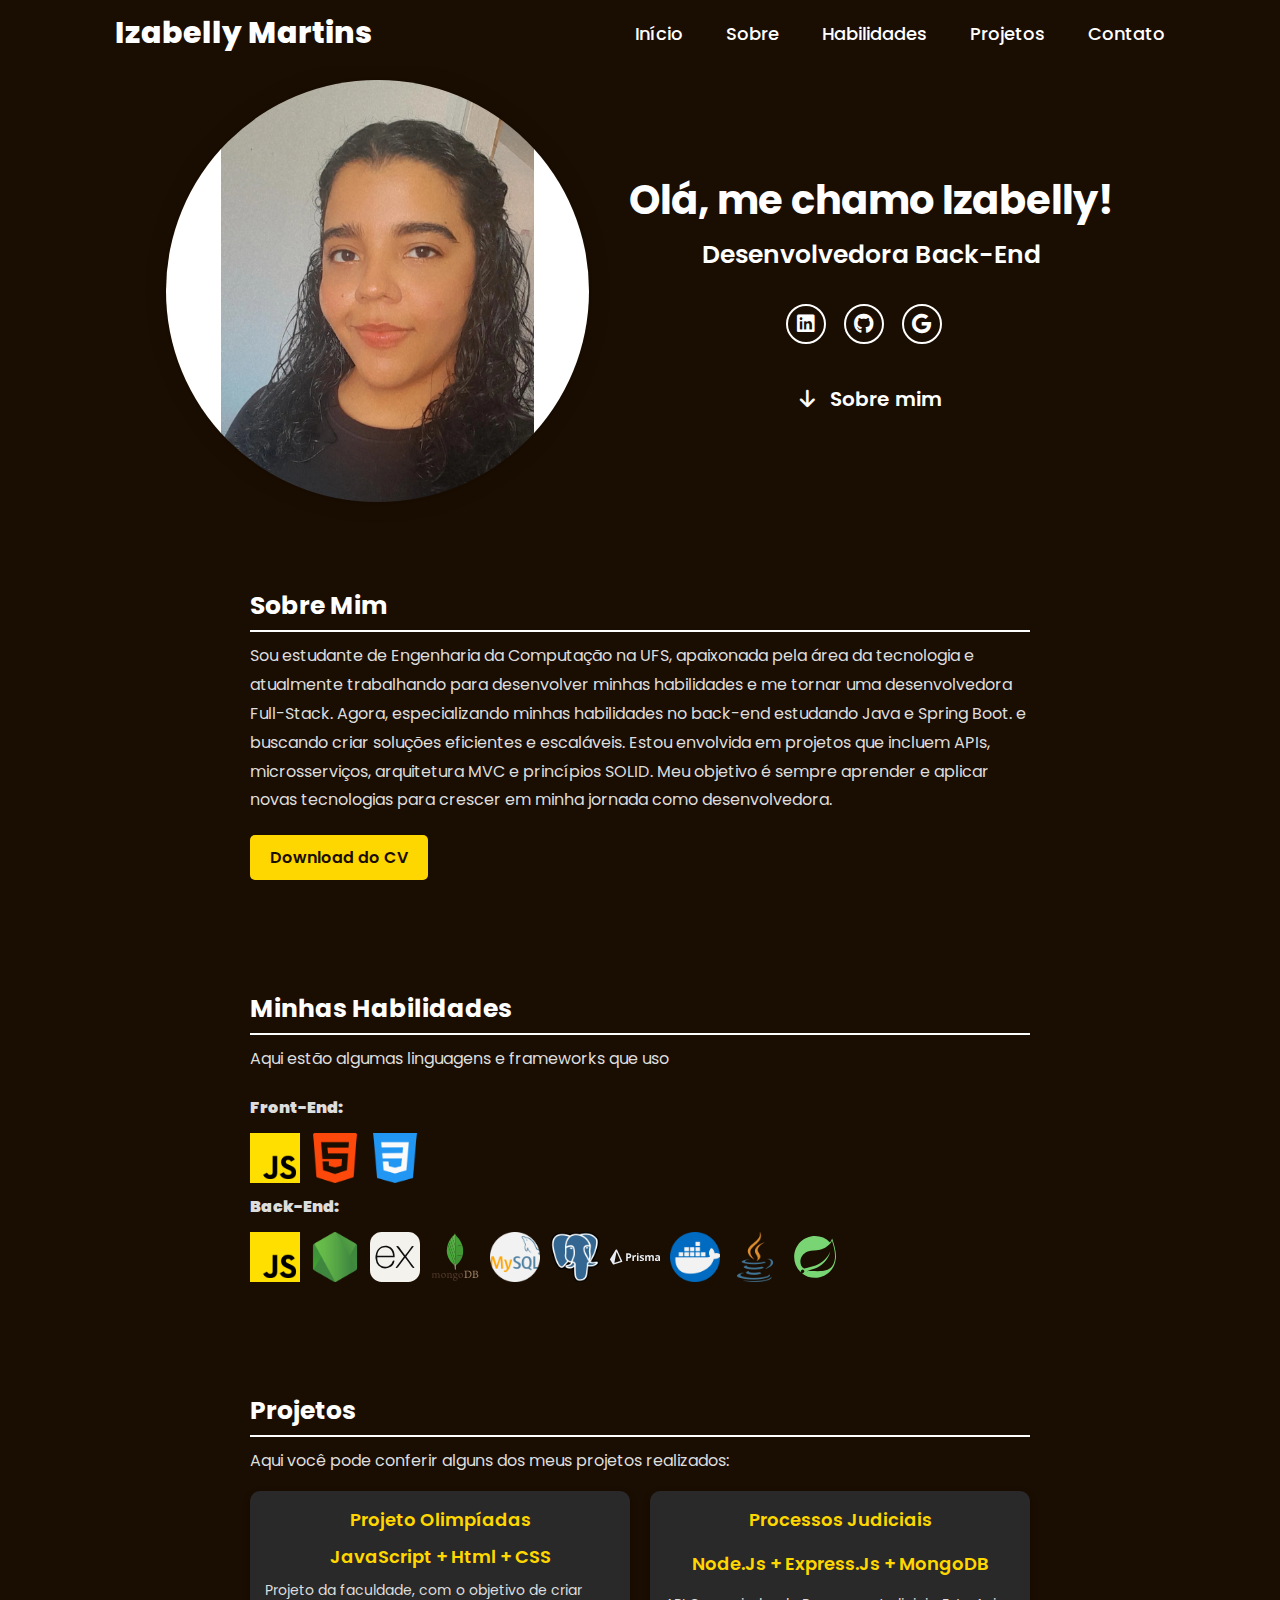
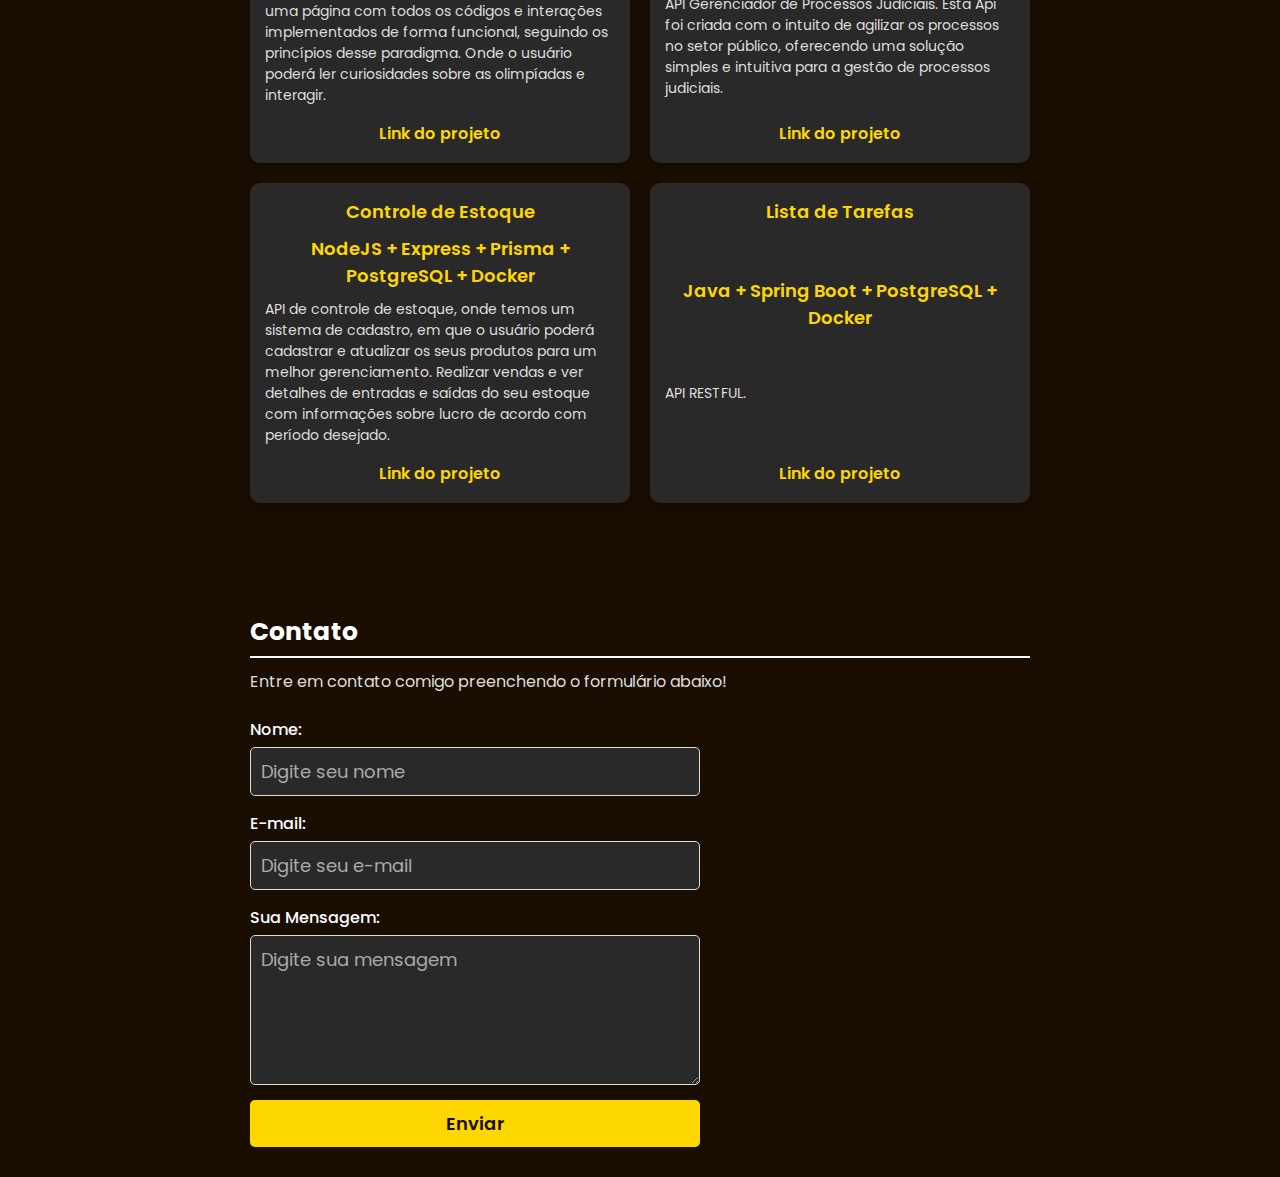
<file: index.html>
<!DOCTYPE html>
<html lang="pt-BR">
<head>
    <meta charset="UTF-8">
    <meta name="viewport" content="width=device-width, initial-scale=1.0">
    <title>Izabelly Martins</title>
    <link rel="stylesheet" href="css/styles.css">
    <link rel="stylesheet" href="https://cdnjs.cloudflare.com/ajax/libs/font-awesome/6.5.2/css/all.min.css">
</head>
<body>
    <header>
        <a href="#pagina-inicial" class="logo">Izabelly Martins</a>

        <nav>
            <a href="#pagina-inicial" class="">Início</a>
            <a href="#sobre" class="">Sobre</a>
            <a href="#habilidades" class="">Habilidades</a>
            <a href="#projetos" class="">Projetos</a>
            <a href="#contato" class="">Contato</a>
        </nav>
    </header>

    <div class="inicio" id="pagina-inicial">
        <div class="inicio-img">
            <img src="assets/foto-portifolio.jpg" alt="Izabelly Martins">
        </div>
        <div class="inicio-conteudo">
            <h1>Olá, me chamo <span>Izabelly!</span></h1>
            <h3>Desenvolvedora Back-End</h3>
            <div class="iconessociais">
                <a href="https://www.linkedin.com/in/izabellymartins/" target="_blank"><i class="fa-brands fa-linkedin"></i></a>
                <a href="https://github.com/IzabellyMartins" target="_blank"><i class="fa-brands fa-github"></i></a>
                <a href="mailto:izabellymartins820@gmail.com"><i class="fa-brands fa-google"></i></a>
            </div>
            <a href="#sobre" class="scroll-down"><i class="fas fa-arrow-down"></i> Sobre mim</a>
        </div>
        
    </div>
    <div id="sobre" class="sobre">
        <div class="sobre-box">
            <h2>Sobre Mim</h2>
            <p>
                Sou estudante de Engenharia da Computação na UFS, apaixonada pela área da tecnologia e
                atualmente trabalhando para desenvolver minhas habilidades e me tornar uma desenvolvedora
                Full-Stack. Agora, especializando minhas habilidades no back-end estudando Java e Spring Boot.
                e buscando criar soluções eficientes e escaláveis. Estou envolvida em projetos que incluem APIs,
                microsserviços, arquitetura MVC e princípios SOLID. 
                Meu objetivo é sempre aprender e aplicar novas tecnologias
                para crescer em minha jornada como desenvolvedora.
            </p>
            <a href="assets/curriculo-izabelly-g.pdf" download="Izabelly_Martins_CV" class="btn-baixar-cv">Download do CV</a>
        </div>
    </div>
    <div id="habilidades" class="habilidades">
        <div class="habilidades-box">
            <h2>Minhas Habilidades</h2>
            <p class="descricao">Aqui estão algumas linguagens e frameworks que uso</p>
            
            <div class="habilidade-secao">
                <p class="habilidade-titulo"><strong>Front-End:</strong></p>
                <div class="habilidade-icones">
                    <img src="assets/js.png" class="habilidade-icone" alt="JavaScript">
                    <img src="assets/html.png" class="habilidade-icone" alt="HTML">
                    <img src="assets/css.png" class="habilidade-icone" alt="CSS">
                </div>
            </div>
            
            <div class="habilidade-secao">
                <p class="habilidade-titulo"><strong>Back-End:</strong></p>
                <div class="habilidade-icones">
                    <img src="assets/js.png" class="habilidade-icone" alt="JavaScript">
                    <img src="assets/node-js.png" class="habilidade-icone" alt="NodeJs">
                    <img src="assets/express.svg" class="habilidade-icone" alt="ExpressJs">
                    <img src="assets/mongodb.svg" class="habilidade-icone" alt="Mongodb">
                    <img src="assets/mysql.png" class="habilidade-icone" alt="MySql">
                    <img src="assets/postgre.png" class="habilidade-icone" alt="Postgres">
                    <img src="assets/prisma.svg" class="habilidade-icone" alt="Prisma">
                    <img src="assets/docker.png" class="habilidade-icone" alt="Docker">
                    <img src="assets/java.png" class="habilidade-icone" alt="Java">
                    <img src="assets/spring-boot.svg" class="habilidade-icone" alt="SpringBoot">
                </div>
                
            </div>
        </div>
    </div>
    <div id="projetos" class="projetos">
        <div class="projetos-box">
            <h2>Projetos</h2>
            <p>Aqui você pode conferir alguns dos meus projetos realizados:</p>
            <br>
            <div class="projetos-grid">
                <!-- Projeto 1 -->
                <div class="projeto-card">
                    <h3>Projeto Olimpíadas</h3>
                    <h3>JavaScript + Html + CSS</h3>
                    <p>
                        Projeto da faculdade, com o objetivo de criar uma página
                        com todos os códigos e interações implementados de forma funcional, seguindo 
                        os princípios desse paradigma. Onde o usuário poderá ler curiosidades sobre as olimpíadas
                        e interagir.
                    </p>
                    <a href="https://mulheresdeouro.netlify.app/" target="_blank" class="projeto-link">Link do projeto</a>
                </div>
                <!-- Projeto 2 -->
                <div class="projeto-card">
                    <h3>Processos Judiciais</h3>
                    <h3>Node.Js + Express.Js + MongoDB</h3>
                    <p>
                        API Gerenciador de Processos Judiciais. Esta Api foi criada com o intuito de agilizar 
                        os processos no setor público, oferecendo uma solução simples e intuitiva para a gestão 
                        de processos judiciais.
                    </p>
                    <a href="https://github.com/IzabellyMartins/processos-judiciais" target="_blank" class="projeto-link">Link do projeto</a>
                </div>
                <!-- Projeto 3 -->
                <div class="projeto-card">
                    <h3>Controle de Estoque</h3>
                    <h3> NodeJS + Express + Prisma + PostgreSQL + Docker</h3>
                    <p>API de controle de estoque, onde temos um sistema de cadastro, 
                        em que o usuário poderá cadastrar e atualizar os seus produtos para um melhor gerenciamento. 
                        Realizar vendas e ver detalhes de entradas e saídas do seu estoque com informações sobre lucro 
                        de acordo com período desejado.</p>
                    <a href="https://controle-de-estoque-chi.vercel.app/" target="_blank" class="projeto-link">Link do projeto</a>
                </div>
                <!-- Projeto 4 -->
                <div class="projeto-card">
                    <h3>Lista de Tarefas</h3>
                    <h3> Java + Spring Boot + PostgreSQL + Docker</h3>
                    <p> API RESTFUL.</p>
                    <a href="https://github.com/IzabellyMartins/to-do-list" target="_blank" class="projeto-link">Link do projeto</a>
                </div>
            </div>
        </div>
    </div>
    <div id="contato" class="contato">
        <div class="contato-box">
            <h2>Contato</h2>
            <p>Entre em contato comigo preenchendo o formulário abaixo!</p>
            <form action="https://formspree.io/f/movvgaeo" method="POST" class="form-contato">
                <div class="form-grupo">
                    <label for="nome">Nome:</label>
                    <input type="text" id="nome" name="nome" required placeholder="Digite seu nome">
                </div>
                <div class="form-grupo">
                    <label for="email">E-mail:</label>
                    <input type="email" id="email" name="_replyto" required placeholder="Digite seu e-mail">
                </div>
                <div class="form-grupo">
                    <label for="mensagem">Sua Mensagem:</label>
                    <textarea id="mensagem" name="mensagem" required placeholder="Digite sua mensagem"></textarea>
                </div>
                <button type="submit" class="btn-enviar">Enviar</button>
            </form>
        </div>
    </div>
    <script src="js/index.js"></script>
</body>
</html>
</file>
<file: css/styles.css>
@import url('https://fonts.googleapis.com/css2?family=Poppins:wght@400;500;600;700&display=swap');

* {
    margin: 0;
    padding: 0;
    box-sizing: border-box;
    font-family: "Poppins", sans-serif;
    text-decoration: none;
    border: none;
    outline: none;
    background-color: transparent;
}

html {
    font-size: 62.5%;
    scroll-behavior: smooth;
   
    
}

body {
    width: 100%;
    min-height: 100vh;
    background-color: #1a0d01;
    color: #fff;
    scroll-behavior: smooth;
    display: flex;
    flex-direction: column;
}

header {
    position: fixed;
    top: 0;
    left: 0;
    width: 100%;
    padding: 1rem 9%;
    background-color: #1a0d01;
    filter: drop-shadow(10px);
    display: flex;
    justify-content: space-between;
    align-items: center;
    z-index: 100;
}

nav a {
    font-size: 1.8rem;
    color: #fff;
    margin-left: 4rem;
    font-weight: 500;
    transition: 0.3s ease;
    border-bottom: 3px solid transparent;
}

nav a:hover,
nav a.pagina-inicial{
    color: #fff;
    border-bottom: 3px solid #fff;
}

.logo {
    font-size: 3rem;
    color: #fff;
    font-weight: 800;
    cursor: pointer;
    transition: 0.5s ease;
}

.inicio {
    display: flex;
    justify-content: center;
    align-items: center;
    gap: 4rem;
    margin-top: 8rem;
}

.inicio-conteudo {
    text-align: center;
}

.inicio-conteudo h1 {
    font-size: 4rem;
    font-weight: 700;
    color: #fff;
    line-height: 1.3;
}

.inicio-conteudo h3 {
    font-size: 2.5rem;
    margin-top: 1rem;
    font-weight: 600;
    color: #fff;
}

.inicio-img img {
    position: relative;
    width: 33vw;
    border-radius: 50%;
    box-shadow: 0 0 25px rgba(0, 0, 0, 0.1);
}

.scroll-down {
    display: inline-block;
    margin-top: 1rem;
    font-size: 2rem;
    color: #fff;
    font-weight: 600;
    transition: 0.3s ease;
}

.scroll-down:hover {
    transform: translateY(5px);
    color: #ffd700;
}

.scroll-down i {
    margin-right: 1rem;
}

.sobre, .habilidades, .projetos, .contato {
    padding: 2rem 9%;
    display: flex;
    justify-content: center;
    align-items: flex-start;
    margin-top: 5rem;
}

.sobre-box, .habilidades-box, .projetos-box, .contato-box {
    padding: 1rem;
    width: 100%;
    max-width: 800px;
    text-align: left; 
}

.sobre-box h2, .habilidades-box h2, .projetos-box h2, .contato-box h2 {
    font-size: 2.5rem;
    color: #fff;
    margin-bottom: 1rem;
    border-bottom: 2px solid #fff;
    padding-bottom: 0.5rem;
}

.sobre-box p, .habilidades-box p, .projetos-box p, .contato-box p {
    font-size: 1.6rem;
    color: #ddd;
    line-height: 1.8; 
}

.habilidades {
    text-align: left;
}

.descricao {
    font-size: 1.6rem;
    color: #ddd;
    margin-bottom: 2rem;
}

.habilidade-titulo {
    font-size: 1.6rem;
    color: #fff;
    margin: 1rem 0;
    font-weight: 600;
}

.habilidade-icones {
    display: flex;
    gap: 1rem;
    align-items: center; 
    flex-wrap: wrap; 
}

.habilidade-icone {
    width: 50px;
    height: 50px;
}

.projetos-box p {
    text-align: left;
}

.contato-box p {
    text-align: left;
}

.projeto-card:hover {
    transform: scale(1.05);
    box-shadow: 0 0 25px rgba(0, 0, 0, 0.5);
}

.projetos-grid {
    display: grid;
    grid-template-columns: repeat(auto-fit, minmax(250px, 1fr));
    gap: 2rem; 
}

.projeto-card {
    background-color: #292929;
    padding: 1.5rem;
    border-radius: 10px;
    box-shadow: 0 4px 8px rgba(0, 0, 0, 0.2);
    text-align: center;
    max-width: 100%;
    min-height: 200px; 
    display: flex;
    flex-direction: column;
    justify-content: space-between; 
}

.projeto-card h3 {
    font-size: 1.8rem;
    font-weight: 600;
    margin-bottom: 1rem;
    color: #ffd700;
}

.projeto-card p {
    font-size: 1.4rem;
    line-height: 1.5;
    margin-bottom: 1.5rem;
    color: #ddd;
}

.projeto-link {
    font-size: 1.6rem;
    color: #ffd700;
    font-weight: 600;
    text-decoration: none;
    border-bottom: 2px solid transparent;
    transition: 0.3s ease;
}

.projeto-link:hover {
    border-bottom: 2px solid #ffd700;
}

.form-contato {
    display: flex;
    flex-direction: column;
    gap: 1.5rem;
    margin-top: 2rem;
}

.form-grupo {
    display: flex;
    flex-direction: column;
    gap: 0.5rem;
}

.form-grupo label {
    font-size: 1.6rem;
    font-weight: 500;
    color: #fff;
}

.form-grupo input,
.form-grupo textarea {
    width: 100%;
    padding: 1rem;
    font-size: 1.6rem;
    color: #333;
    background-color: #fff;
    border-radius: 5px;
    border: 1px solid #ccc;
}

.form-grupo input::placeholder,
.form-grupo textarea::placeholder {
    color: #aaa;
}

.form-grupo textarea {
    resize: none;
    height: 150px;
}

.btn-enviar {
    padding: 1rem 2rem;
    font-size: 1.6rem;
    font-weight: 600;
    color: #fff;
    background-color: #e0b400;
    border-radius: 5px;
    cursor: pointer;
    transition: background-color 0.3s ease;
}

.contato-box input, .contato-box textarea {
    width: 100%;
    max-width: 450px;
    padding: 1rem; 
    font-size: 1.8rem;
    border-radius: 5px;
    border: 1px solid #ddd;
    background-color: #292929;
    color: #fff;
    transition: border-color 0.3s ease;
}

.contato-box input:focus, .contato-box textarea:focus {
    border-color: #ffd700;
    outline: none;
}

.contato-box textarea {
    resize: vertical;
    min-height: 150p;
}

.contato-box button {
    padding: 1rem 1.6rem; 
    font-size: 1.8rem;
    background-color: #ffd700;
    color: #1a0d01;
    border: none;
    border-radius: 5px;
    cursor: pointer;
    transition: background-color 0.3s ease;
    max-width: 450px; 
}

.contato-box button:hover {
    background-color: #ffcc00;
}

.iconessociais a{
    display: inline-flex;
    justify-content: center;
    align-items: center;
    width: 4rem;
    height: 4rem;
    background-color: transparent;
    border: 0.2rem solid white;
    font-size: 2rem;
    border-radius: 50%;
    margin: 3rem 1.5rem 3rem 0;
    transition: 0.3s ease;
    color: white;
}

.iconessociais a:hover{
    color: white;
    transform: scale(1.3) translateY(-5px);
    background-color: black;
    box-shadow: 0 0 25px black;
}

.btn-baixar-cv {
    display: inline-block;
    margin-top: 2rem;
    padding: 1rem 2rem;
    background-color: #ffd700; 
    color: #1a0d01; 
    font-size: 1.6rem;
    font-weight: 600;
    border-radius: 0.5rem;
    text-align: center;
    transition: 0.3s ease;
    text-decoration: none; 
}

.btn-baixar-cv:hover {
    background-color: #fff;
    color: #1a0d01;
    transform: translateY(-3px);
}
</file>
